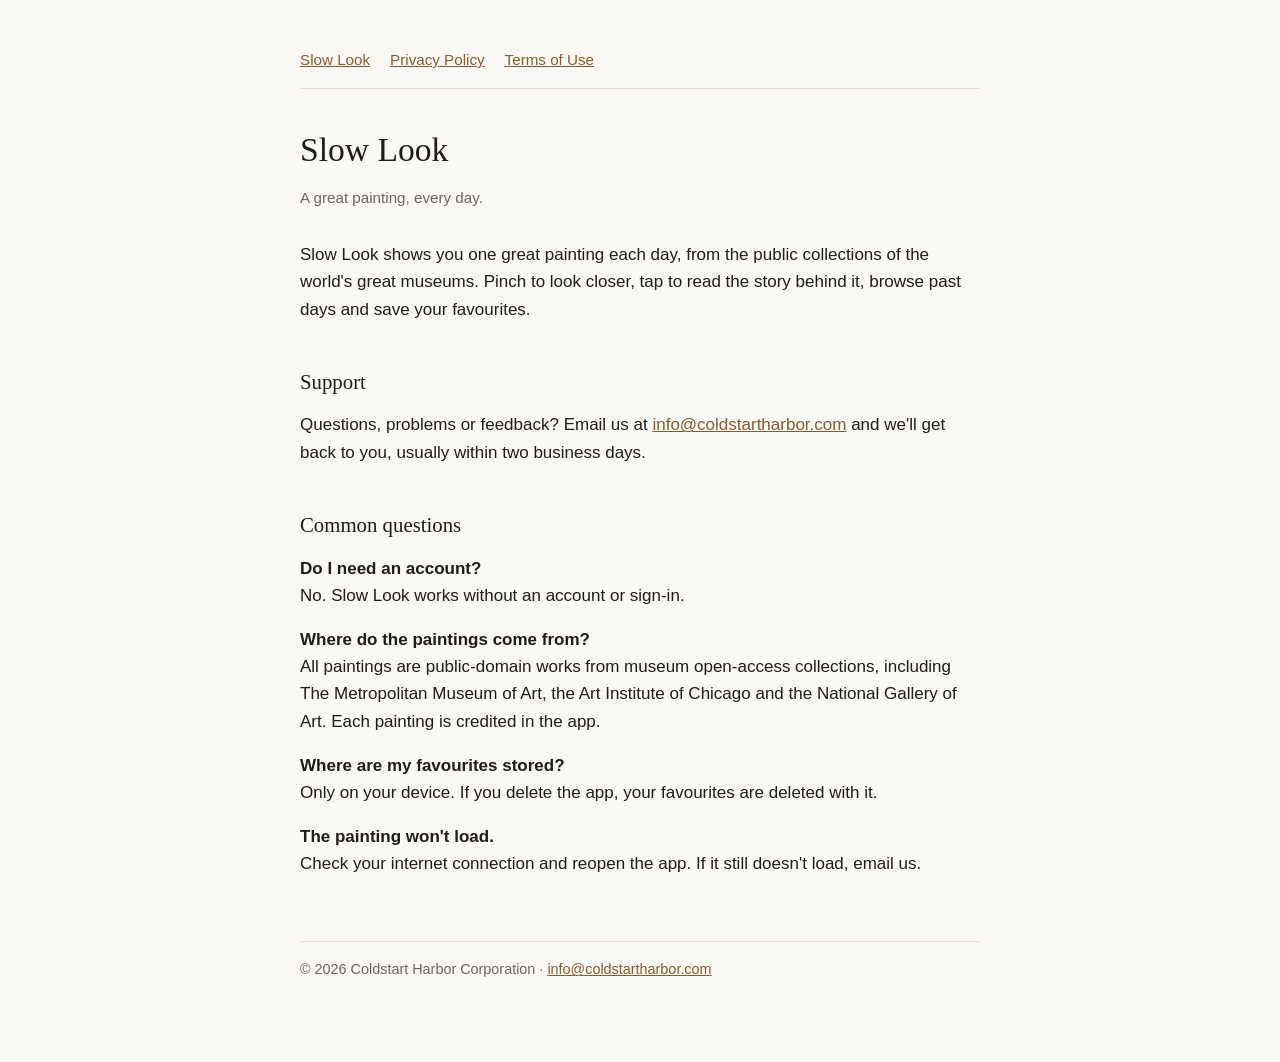
<file: index.html>
<!doctype html>
<html lang="en"><head><meta charset="utf-8"><meta name="viewport" content="width=device-width,initial-scale=1"><title>Slow Look — Support</title><link rel="stylesheet" href="/style.css"></head><body><main>
<nav><a href="/">Slow Look</a><a href="/privacy/">Privacy Policy</a><a href="/terms/">Terms of Use</a></nav>
<h1>Slow Look</h1>
<p class="meta">A great painting, every day.</p>
<p>Slow Look shows you one great painting each day, from the public collections of the world's great museums. Pinch to look closer, tap to read the story behind it, browse past days and save your favourites.</p>
<h2>Support</h2>
<p>Questions, problems or feedback? Email us at <a href="mailto:info@coldstartharbor.com">info@coldstartharbor.com</a> and we'll get back to you, usually within two business days.</p>
<h2>Common questions</h2>
<p><strong>Do I need an account?</strong><br>No. Slow Look works without an account or sign-in.</p>
<p><strong>Where do the paintings come from?</strong><br>All paintings are public-domain works from museum open-access collections, including The Metropolitan Museum of Art, the Art Institute of Chicago and the National Gallery of Art. Each painting is credited in the app.</p>
<p><strong>Where are my favourites stored?</strong><br>Only on your device. If you delete the app, your favourites are deleted with it.</p>
<p><strong>The painting won't load.</strong><br>Check your internet connection and reopen the app. If it still doesn't load, email us.</p>
<footer>© 2026 Coldstart Harbor Corporation · <a href="mailto:info@coldstartharbor.com">info@coldstartharbor.com</a></footer></main></body></html>
</file>
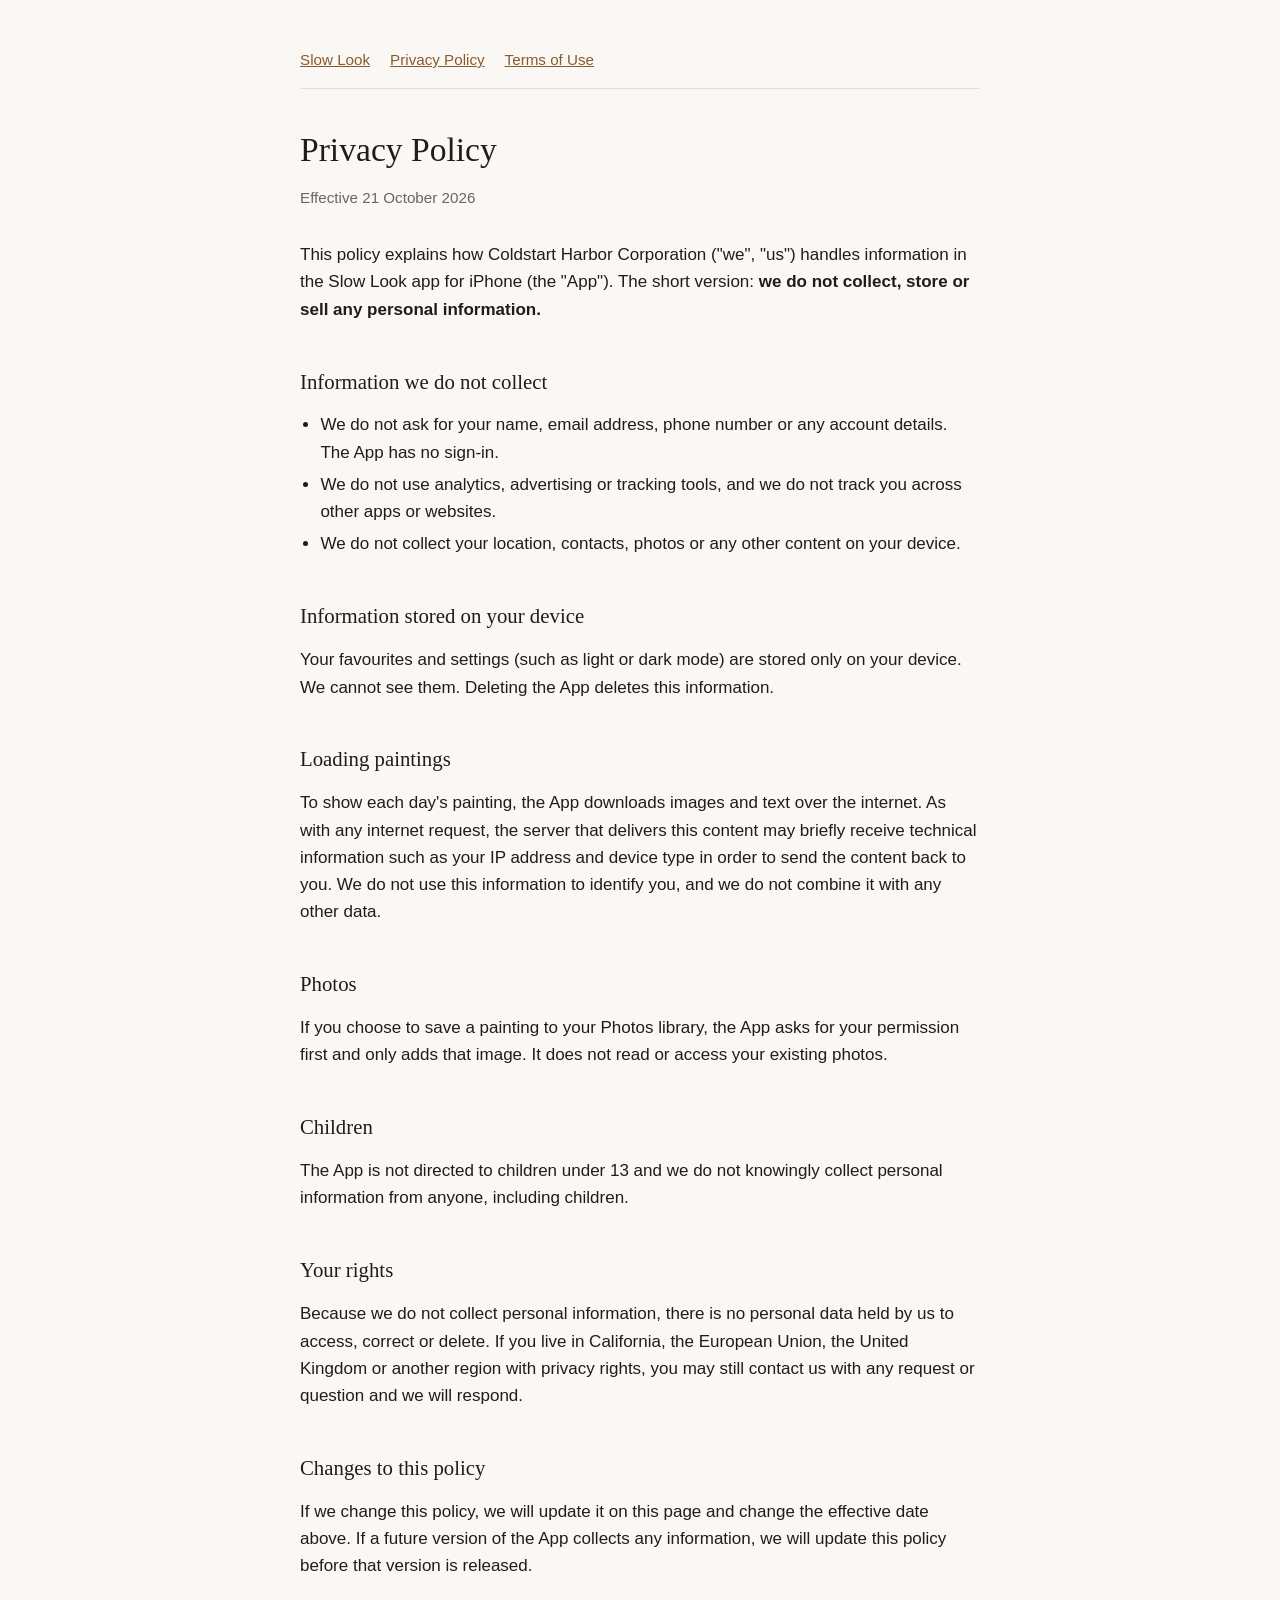
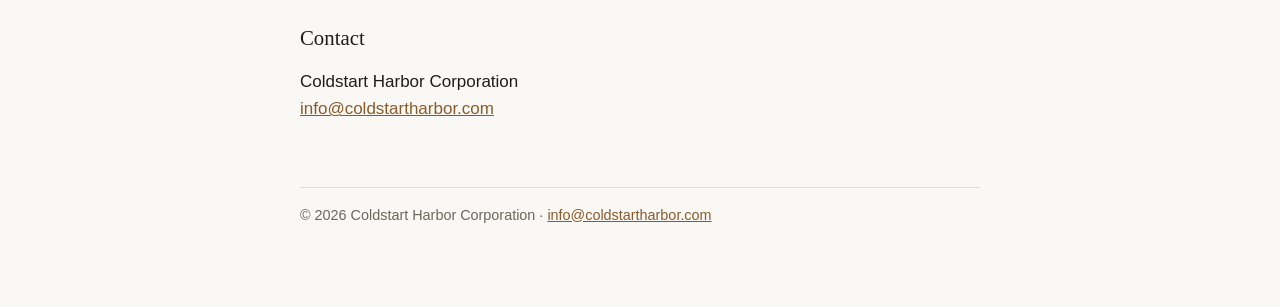
<file: privacy/index.html>
<!doctype html>
<html lang="en"><head><meta charset="utf-8"><meta name="viewport" content="width=device-width,initial-scale=1"><title>Slow Look — Privacy Policy</title><link rel="stylesheet" href="/style.css"></head><body><main>
<nav><a href="/">Slow Look</a><a href="/privacy/">Privacy Policy</a><a href="/terms/">Terms of Use</a></nav>
<h1>Privacy Policy</h1>
<p class="meta">Effective 21 October 2026</p>
<p>This policy explains how Coldstart Harbor Corporation ("we", "us") handles information in the Slow Look app for iPhone (the "App"). The short version: <strong>we do not collect, store or sell any personal information.</strong></p>

<h2>Information we do not collect</h2>
<ul>
<li>We do not ask for your name, email address, phone number or any account details. The App has no sign-in.</li>
<li>We do not use analytics, advertising or tracking tools, and we do not track you across other apps or websites.</li>
<li>We do not collect your location, contacts, photos or any other content on your device.</li>
</ul>

<h2>Information stored on your device</h2>
<p>Your favourites and settings (such as light or dark mode) are stored only on your device. We cannot see them. Deleting the App deletes this information.</p>

<h2>Loading paintings</h2>
<p>To show each day's painting, the App downloads images and text over the internet. As with any internet request, the server that delivers this content may briefly receive technical information such as your IP address and device type in order to send the content back to you. We do not use this information to identify you, and we do not combine it with any other data.</p>

<h2>Photos</h2>
<p>If you choose to save a painting to your Photos library, the App asks for your permission first and only adds that image. It does not read or access your existing photos.</p>

<h2>Children</h2>
<p>The App is not directed to children under 13 and we do not knowingly collect personal information from anyone, including children.</p>

<h2>Your rights</h2>
<p>Because we do not collect personal information, there is no personal data held by us to access, correct or delete. If you live in California, the European Union, the United Kingdom or another region with privacy rights, you may still contact us with any request or question and we will respond.</p>

<h2>Changes to this policy</h2>
<p>If we change this policy, we will update it on this page and change the effective date above. If a future version of the App collects any information, we will update this policy before that version is released.</p>

<h2>Contact</h2>
<p>Coldstart Harbor Corporation<br><a href="mailto:info@coldstartharbor.com">info@coldstartharbor.com</a></p>
<footer>© 2026 Coldstart Harbor Corporation · <a href="mailto:info@coldstartharbor.com">info@coldstartharbor.com</a></footer></main></body></html>
</file>
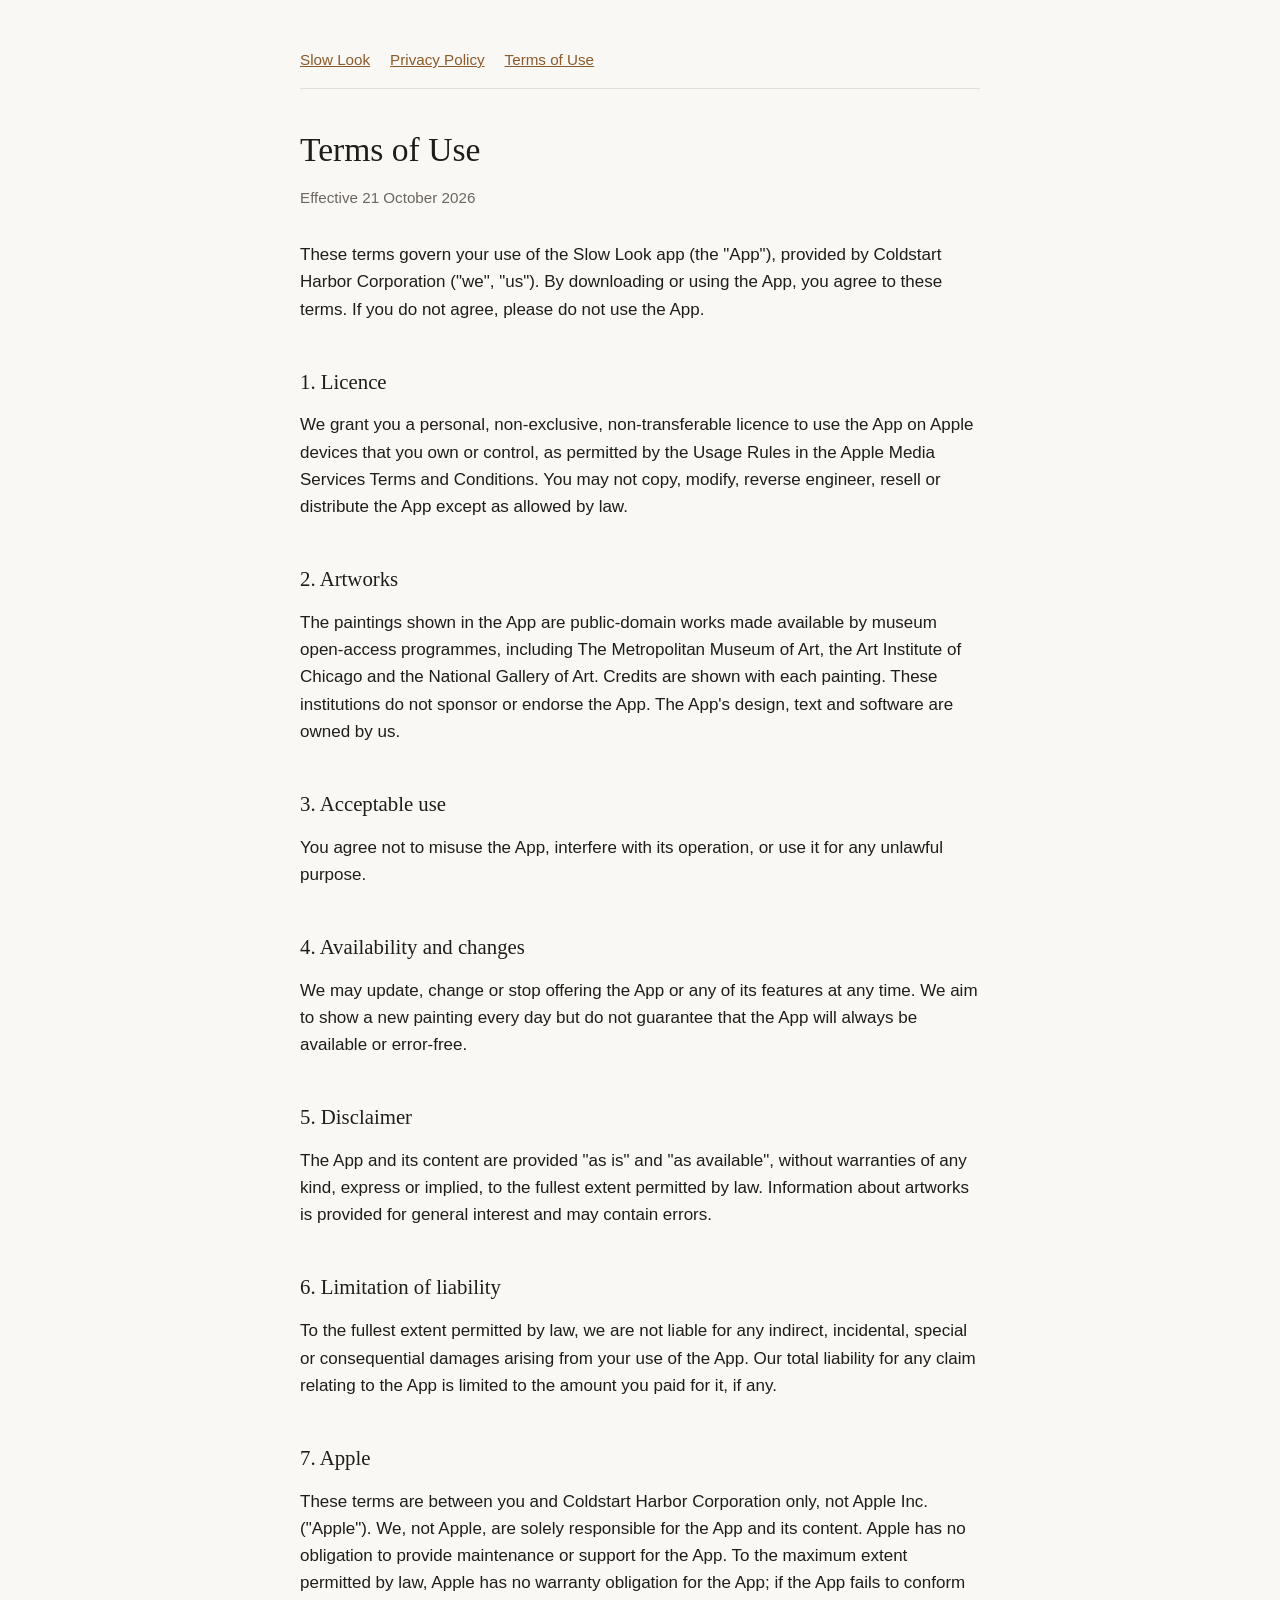
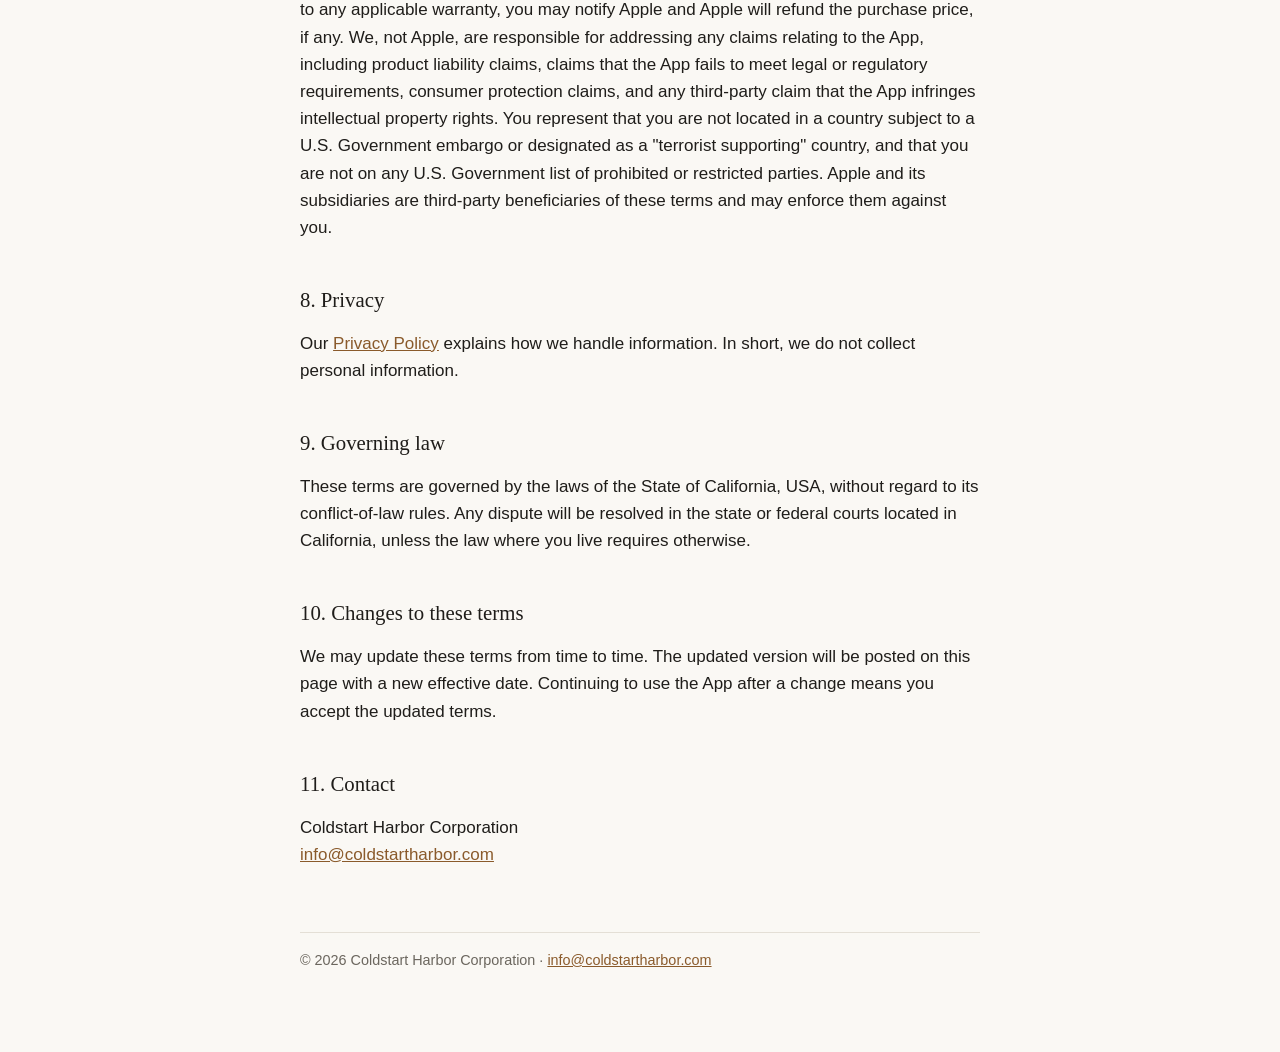
<file: terms/index.html>
<!doctype html>
<html lang="en"><head><meta charset="utf-8"><meta name="viewport" content="width=device-width,initial-scale=1"><title>Slow Look — Terms of Use</title><link rel="stylesheet" href="/style.css"></head><body><main>
<nav><a href="/">Slow Look</a><a href="/privacy/">Privacy Policy</a><a href="/terms/">Terms of Use</a></nav>
<h1>Terms of Use</h1>
<p class="meta">Effective 21 October 2026</p>
<p>These terms govern your use of the Slow Look app (the "App"), provided by Coldstart Harbor Corporation ("we", "us"). By downloading or using the App, you agree to these terms. If you do not agree, please do not use the App.</p>

<h2>1. Licence</h2>
<p>We grant you a personal, non-exclusive, non-transferable licence to use the App on Apple devices that you own or control, as permitted by the Usage Rules in the Apple Media Services Terms and Conditions. You may not copy, modify, reverse engineer, resell or distribute the App except as allowed by law.</p>

<h2>2. Artworks</h2>
<p>The paintings shown in the App are public-domain works made available by museum open-access programmes, including The Metropolitan Museum of Art, the Art Institute of Chicago and the National Gallery of Art. Credits are shown with each painting. These institutions do not sponsor or endorse the App. The App's design, text and software are owned by us.</p>

<h2>3. Acceptable use</h2>
<p>You agree not to misuse the App, interfere with its operation, or use it for any unlawful purpose.</p>

<h2>4. Availability and changes</h2>
<p>We may update, change or stop offering the App or any of its features at any time. We aim to show a new painting every day but do not guarantee that the App will always be available or error-free.</p>

<h2>5. Disclaimer</h2>
<p>The App and its content are provided "as is" and "as available", without warranties of any kind, express or implied, to the fullest extent permitted by law. Information about artworks is provided for general interest and may contain errors.</p>

<h2>6. Limitation of liability</h2>
<p>To the fullest extent permitted by law, we are not liable for any indirect, incidental, special or consequential damages arising from your use of the App. Our total liability for any claim relating to the App is limited to the amount you paid for it, if any.</p>

<h2>7. Apple</h2>
<p>These terms are between you and Coldstart Harbor Corporation only, not Apple Inc. ("Apple"). We, not Apple, are solely responsible for the App and its content. Apple has no obligation to provide maintenance or support for the App. To the maximum extent permitted by law, Apple has no warranty obligation for the App; if the App fails to conform to any applicable warranty, you may notify Apple and Apple will refund the purchase price, if any. We, not Apple, are responsible for addressing any claims relating to the App, including product liability claims, claims that the App fails to meet legal or regulatory requirements, consumer protection claims, and any third-party claim that the App infringes intellectual property rights. You represent that you are not located in a country subject to a U.S. Government embargo or designated as a "terrorist supporting" country, and that you are not on any U.S. Government list of prohibited or restricted parties. Apple and its subsidiaries are third-party beneficiaries of these terms and may enforce them against you.</p>

<h2>8. Privacy</h2>
<p>Our <a href="/privacy/">Privacy Policy</a> explains how we handle information. In short, we do not collect personal information.</p>

<h2>9. Governing law</h2>
<p>These terms are governed by the laws of the State of California, USA, without regard to its conflict-of-law rules. Any dispute will be resolved in the state or federal courts located in California, unless the law where you live requires otherwise.</p>

<h2>10. Changes to these terms</h2>
<p>We may update these terms from time to time. The updated version will be posted on this page with a new effective date. Continuing to use the App after a change means you accept the updated terms.</p>

<h2>11. Contact</h2>
<p>Coldstart Harbor Corporation<br><a href="mailto:info@coldstartharbor.com">info@coldstartharbor.com</a></p>
<footer>© 2026 Coldstart Harbor Corporation · <a href="mailto:info@coldstartharbor.com">info@coldstartharbor.com</a></footer></main></body></html>
</file>
<file: style.css>
:root{--bg:#faf8f4;--ink:#1f1d1a;--quiet:#6b665e;--rule:#e4dfd6;--accent:#8a5a2b}
@media (prefers-color-scheme:dark){:root{--bg:#141311;--ink:#ece8e1;--quiet:#a29c92;--rule:#2c2a26;--accent:#d09a62}}
*{box-sizing:border-box}
body{margin:0;background:var(--bg);color:var(--ink);font:17px/1.6 -apple-system,BlinkMacSystemFont,"Helvetica Neue",Arial,sans-serif}
main{max-width:720px;margin:0 auto;padding:48px 20px 80px}
h1,h2{font-family:"New York",Georgia,"Times New Roman",serif;font-weight:500;line-height:1.25}
h1{font-size:2.1rem;margin:0 0 4px}
h2{font-size:1.3rem;margin:2.2em 0 .4em}
.meta{color:var(--quiet);font-size:.95rem;margin-bottom:2em}
nav{display:flex;gap:20px;font-size:.95rem;margin-bottom:40px;border-bottom:1px solid var(--rule);padding-bottom:16px}
a{color:var(--accent)}
ul{padding-left:1.2em}
li{margin:.3em 0}
footer{margin-top:64px;padding-top:16px;border-top:1px solid var(--rule);color:var(--quiet);font-size:.9rem}
</file>
